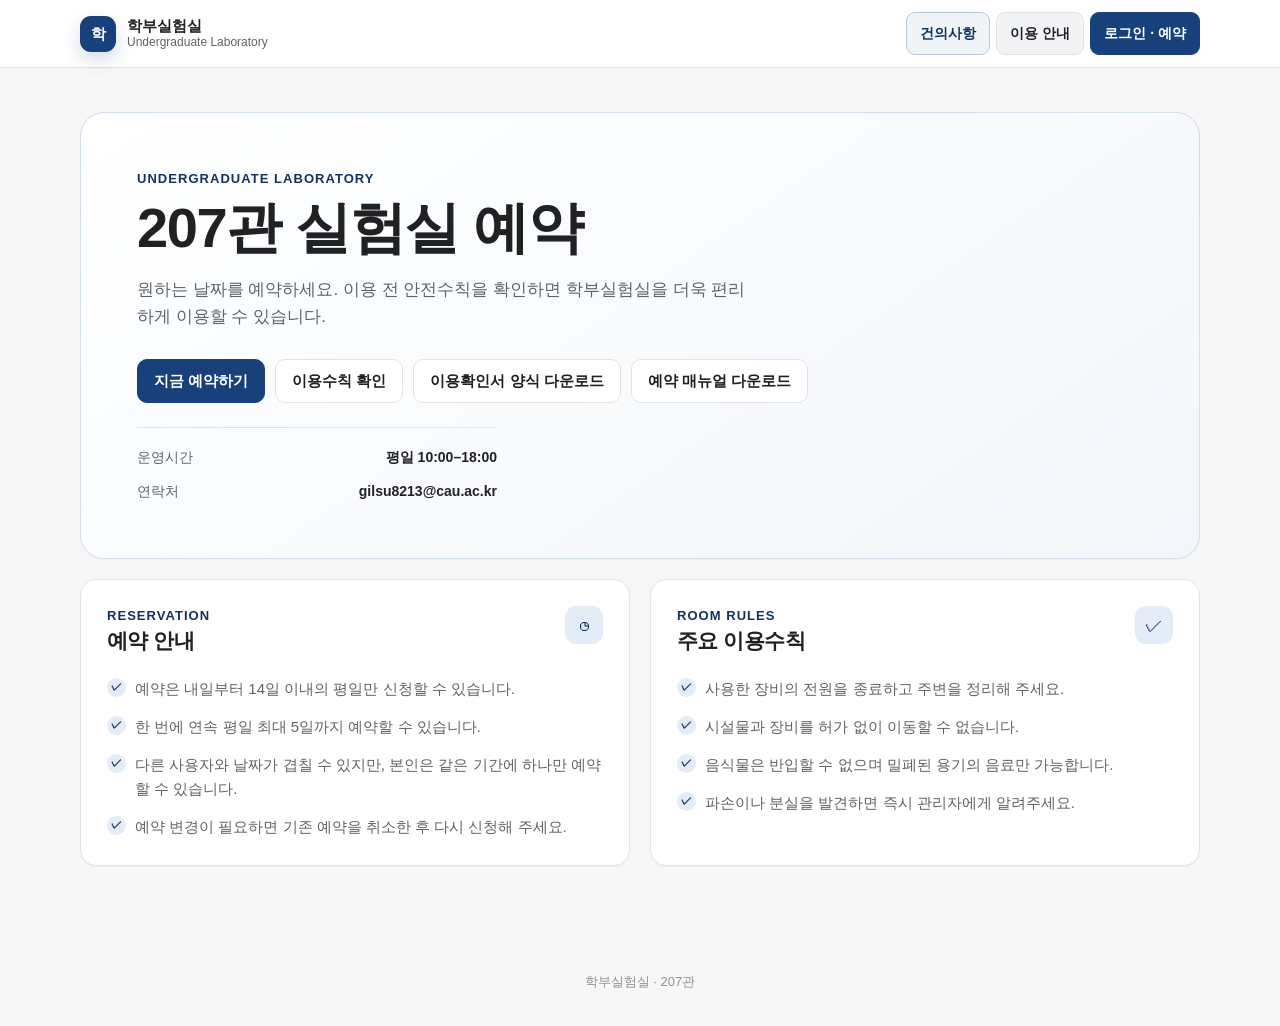
<file: index.html>
<!DOCTYPE html>
<html lang="ko">
<head>
  <meta charset="UTF-8">
  <meta name="viewport" content="width=device-width, initial-scale=1.0">
  <meta
    name="description"
    content="학부실험실 이용 안내와 온라인 예약 서비스"
  >
  <title>학부실험실 예약</title>
  <link rel="stylesheet" href="./styles/style.css?v=20260813-home-info-stacked">
</head>
<body>
  <header class="app-header">
    <a class="brand" href="./index.html" aria-label="학부실험실 홈">
      <span class="brand-mark" aria-hidden="true">학</span>
      <span class="brand-copy">
        <strong>학부실험실</strong>
        <small>Undergraduate Laboratory</small>
      </span>
    </a>

    <nav class="app-nav" aria-label="주요 메뉴">
      <a class="nav-suggestion" href="./suggestions.html">건의사항</a>
      <a href="./index.html" aria-current="page">이용 안내</a>
      <a class="nav-primary" href="./login.html">로그인 · 예약</a>
    </nav>
  </header>

  <main class="container">
    <section class="hero">
      <div class="hero-copy">
        <p class="eyebrow">Undergraduate Laboratory</p>
        <h1>207관 실험실 예약</h1>
        <p>
          원하는 날짜를 예약하세요. 이용 전 안전수칙을 확인하면
          학부실험실을 더욱 편리하게 이용할 수 있습니다.
        </p>

        <div class="hero-actions">
          <a class="button" href="./login.html">지금 예약하기</a>
          <a class="button button-secondary" href="#rules">이용수칙 확인</a>
          <a
            class="button button-secondary"
            href="./forms/학부실험실_이용확인서.hwp"
            download="학부실험실_이용확인서.hwp"
          >이용확인서 양식 다운로드</a>
          <a
            class="button button-secondary"
            href="./forms/학부실험실_예약매뉴얼.pdf"
            download="학부실험실_예약매뉴얼.pdf"
          >예약 매뉴얼 다운로드</a>
        </div>

        <div class="hero-contact" aria-label="운영 정보">
          <div class="hero-contact-item">
            <span>운영시간</span>
            <strong>평일 10:00–18:00</strong>
          </div>
          <div class="hero-contact-item">
            <span>연락처</span>
            <strong>gilsu8213@cau.ac.kr</strong>
          </div>
        </div>
      </div>
    </section>

    <div class="info-grid" id="rules">
      <section class="card">
        <div class="card-header">
          <div>
            <p class="eyebrow">Reservation</p>
            <h2>예약 안내</h2>
          </div>
          <span class="icon-box" aria-hidden="true">◷</span>
        </div>

        <ul class="rule-list">
          <li>예약은 내일부터 14일 이내의 평일만 신청할 수 있습니다.</li>
          <li>한 번에 연속 평일 최대 5일까지 예약할 수 있습니다.</li>
          <li>다른 사용자와 날짜가 겹칠 수 있지만, 본인은 같은 기간에 하나만 예약할 수 있습니다.</li>
          <li>예약 변경이 필요하면 기존 예약을 취소한 후 다시 신청해 주세요.</li>
        </ul>
      </section>

      <section class="card">
        <div class="card-header">
          <div>
            <p class="eyebrow">Room rules</p>
            <h2>주요 이용수칙</h2>
          </div>
          <span class="icon-box" aria-hidden="true">✓</span>
        </div>

        <ul class="rule-list">
          <li>사용한 장비의 전원을 종료하고 주변을 정리해 주세요.</li>
          <li>시설물과 장비를 허가 없이 이동할 수 없습니다.</li>
          <li>음식물은 반입할 수 없으며 밀폐된 용기의 음료만 가능합니다.</li>
          <li>파손이나 분실을 발견하면 즉시 관리자에게 알려주세요.</li>
        </ul>
      </section>
    </div>
  </main>

  <footer class="footer-note">
    학부실험실 · 207관
  </footer>
</body>
</html>
</file>
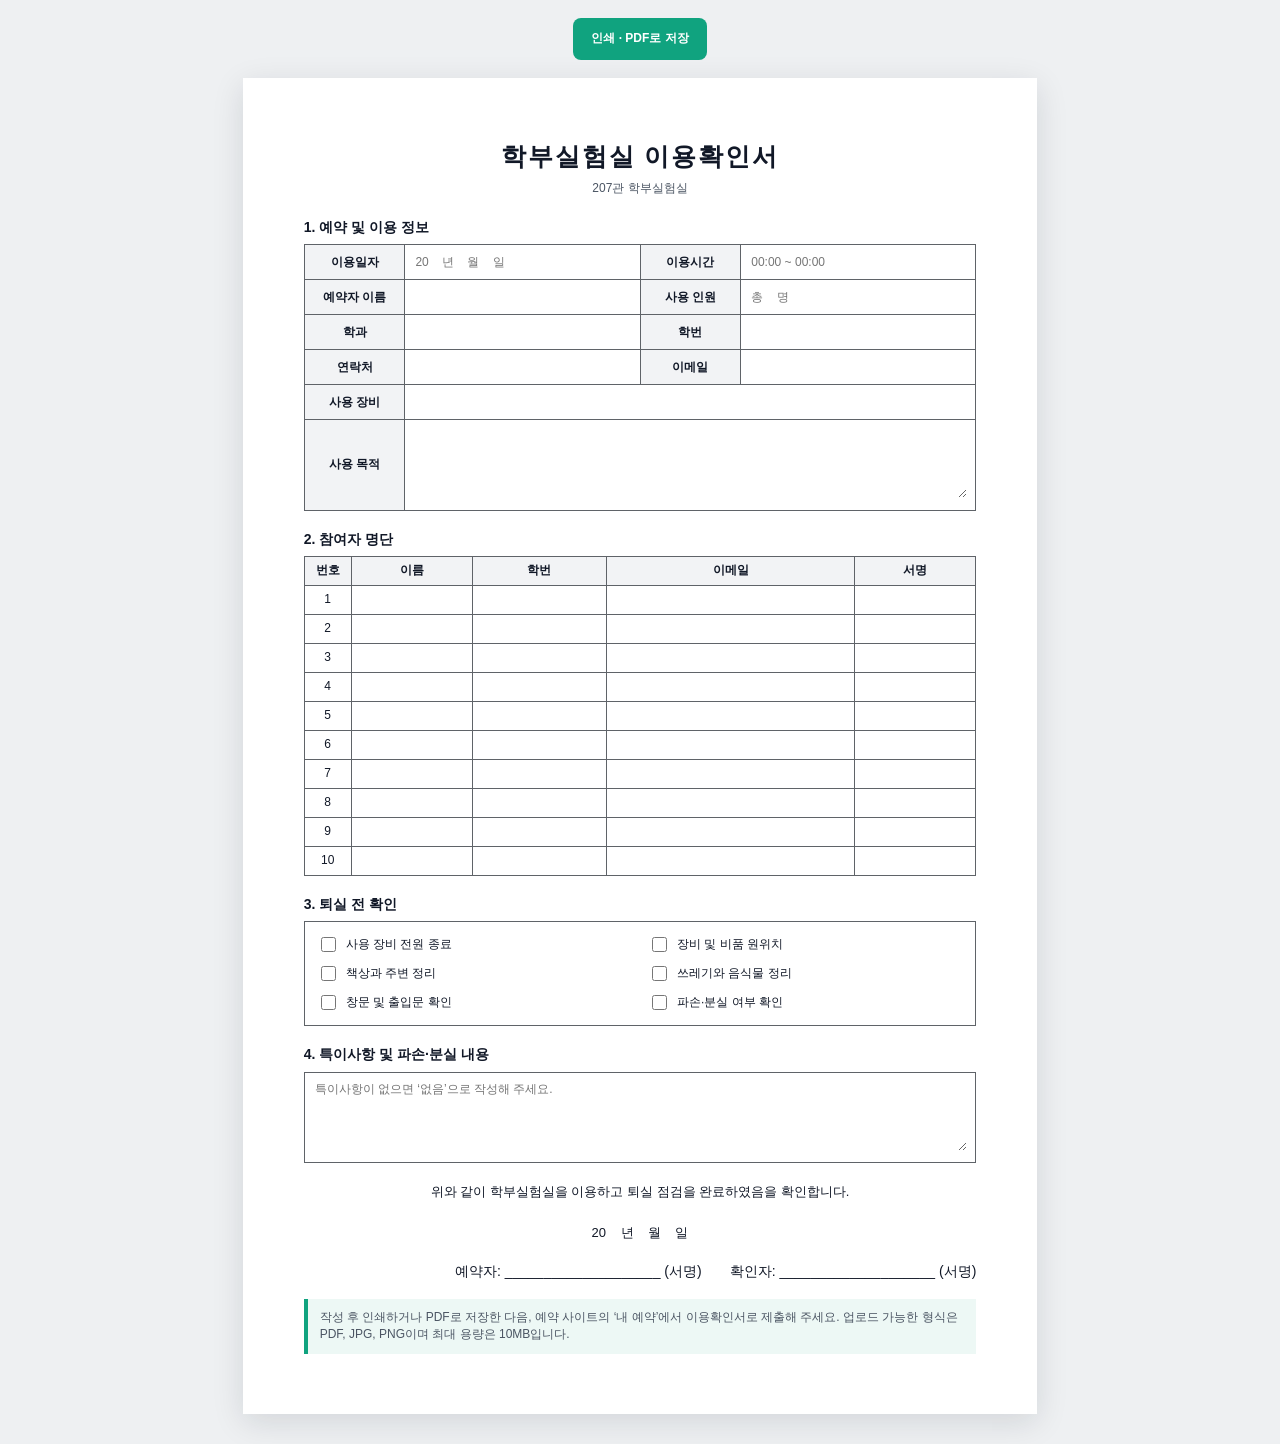
<file: usage-report-form.html>
<!DOCTYPE html>
<html lang="ko">
<head>
  <meta charset="UTF-8">
  <meta name="viewport" content="width=device-width, initial-scale=1.0">
  <title>학부실험실 이용확인서 양식</title>
  <style>
    * {
      box-sizing: border-box;
    }

    body {
      margin: 0;
      color: #111827;
      background: #eef0f2;
      font-family: "Noto Sans KR", "Malgun Gothic", sans-serif;
      font-size: 12px;
      line-height: 1.45;
    }

    .toolbar {
      display: flex;
      justify-content: center;
      gap: 10px;
      padding: 18px;
    }

    button {
      min-height: 42px;
      padding: 9px 18px;
      border: 0;
      border-radius: 8px;
      color: #ffffff;
      background: #10a37f;
      font: inherit;
      font-weight: 700;
      cursor: pointer;
    }

    .sheet {
      width: 210mm;
      min-height: 297mm;
      margin: 0 auto 30px;
      padding: 16mm;
      background: #ffffff;
      box-shadow: 0 8px 30px rgba(16, 24, 40, 0.12);
    }

    h1 {
      margin: 0;
      text-align: center;
      font-size: 25px;
      letter-spacing: 0.08em;
    }

    .subtitle {
      margin: 5px 0 20px;
      color: #4b5563;
      text-align: center;
    }

    h2 {
      margin: 18px 0 7px;
      font-size: 14px;
    }

    table {
      width: 100%;
      border-collapse: collapse;
      table-layout: fixed;
    }

    th,
    td {
      height: 35px;
      padding: 6px 8px;
      border: 1px solid #5f6368;
      vertical-align: middle;
    }

    th {
      width: 15%;
      background: #f2f3f5;
      text-align: center;
      font-weight: 700;
    }

    input,
    textarea {
      width: 100%;
      border: 0;
      outline: 0;
      background: transparent;
      font: inherit;
    }

    textarea {
      min-height: 72px;
      resize: vertical;
    }

    .participant-table th,
    .participant-table td {
      height: 29px;
      padding: 4px 6px;
      text-align: center;
    }

    .participant-table th:first-child {
      width: 7%;
    }

    .participant-table th:nth-child(2) {
      width: 18%;
    }

    .participant-table th:nth-child(3) {
      width: 20%;
    }

    .participant-table th:nth-child(4) {
      width: 37%;
    }

    .participant-table th:nth-child(5) {
      width: 18%;
    }

    .check-list {
      display: grid;
      grid-template-columns: repeat(2, minmax(0, 1fr));
      gap: 8px 16px;
      padding: 12px;
      border: 1px solid #5f6368;
    }

    .check-list label {
      display: flex;
      align-items: center;
      gap: 7px;
    }

    .check-list input {
      width: 15px;
      height: 15px;
    }

    .confirmation {
      margin-top: 20px;
      text-align: center;
      font-size: 13px;
    }

    .confirmation-date {
      margin-top: 22px;
    }

    .signature-row {
      display: flex;
      justify-content: flex-end;
      gap: 28px;
      margin-top: 18px;
      font-size: 14px;
    }

    .note {
      margin: 18px 0 0;
      padding: 10px 12px;
      border-left: 4px solid #10a37f;
      color: #4b5563;
      background: #edf8f5;
    }

    @page {
      size: A4;
      margin: 0;
    }

    @media print {
      body {
        background: #ffffff;
      }

      .toolbar {
        display: none;
      }

      .sheet {
        margin: 0;
        box-shadow: none;
      }
    }

    @media (max-width: 800px) {
      .sheet {
        width: 100%;
        min-height: 0;
        padding: 20px;
      }

      .check-list {
        grid-template-columns: 1fr;
      }
    }
  </style>
</head>
<body>
  <div class="toolbar">
    <button type="button" onclick="window.print()">인쇄 · PDF로 저장</button>
  </div>

  <main class="sheet">
    <h1>학부실험실 이용확인서</h1>
    <p class="subtitle">207관 학부실험실</p>

    <h2>1. 예약 및 이용 정보</h2>
    <table>
      <tbody>
        <tr>
          <th>이용일자</th>
          <td><input aria-label="이용일자" placeholder="20    년    월    일"></td>
          <th>이용시간</th>
          <td><input aria-label="이용시간" placeholder="00:00 ~ 00:00"></td>
        </tr>
        <tr>
          <th>예약자 이름</th>
          <td><input aria-label="예약자 이름"></td>
          <th>사용 인원</th>
          <td><input aria-label="사용 인원" placeholder="총    명"></td>
        </tr>
        <tr>
          <th>학과</th>
          <td><input aria-label="학과"></td>
          <th>학번</th>
          <td><input aria-label="학번"></td>
        </tr>
        <tr>
          <th>연락처</th>
          <td><input aria-label="연락처"></td>
          <th>이메일</th>
          <td><input type="email" aria-label="이메일"></td>
        </tr>
        <tr>
          <th>사용 장비</th>
          <td colspan="3"><input aria-label="사용 장비"></td>
        </tr>
        <tr>
          <th>사용 목적</th>
          <td colspan="3"><textarea aria-label="사용 목적"></textarea></td>
        </tr>
      </tbody>
    </table>

    <h2>2. 참여자 명단</h2>
    <table class="participant-table">
      <thead>
        <tr>
          <th>번호</th>
          <th>이름</th>
          <th>학번</th>
          <th>이메일</th>
          <th>서명</th>
        </tr>
      </thead>
      <tbody>
        <tr><td>1</td><td><input aria-label="참여자 1 이름"></td><td><input aria-label="참여자 1 학번"></td><td><input aria-label="참여자 1 이메일"></td><td></td></tr>
        <tr><td>2</td><td><input aria-label="참여자 2 이름"></td><td><input aria-label="참여자 2 학번"></td><td><input aria-label="참여자 2 이메일"></td><td></td></tr>
        <tr><td>3</td><td><input aria-label="참여자 3 이름"></td><td><input aria-label="참여자 3 학번"></td><td><input aria-label="참여자 3 이메일"></td><td></td></tr>
        <tr><td>4</td><td><input aria-label="참여자 4 이름"></td><td><input aria-label="참여자 4 학번"></td><td><input aria-label="참여자 4 이메일"></td><td></td></tr>
        <tr><td>5</td><td><input aria-label="참여자 5 이름"></td><td><input aria-label="참여자 5 학번"></td><td><input aria-label="참여자 5 이메일"></td><td></td></tr>
        <tr><td>6</td><td><input aria-label="참여자 6 이름"></td><td><input aria-label="참여자 6 학번"></td><td><input aria-label="참여자 6 이메일"></td><td></td></tr>
        <tr><td>7</td><td><input aria-label="참여자 7 이름"></td><td><input aria-label="참여자 7 학번"></td><td><input aria-label="참여자 7 이메일"></td><td></td></tr>
        <tr><td>8</td><td><input aria-label="참여자 8 이름"></td><td><input aria-label="참여자 8 학번"></td><td><input aria-label="참여자 8 이메일"></td><td></td></tr>
        <tr><td>9</td><td><input aria-label="참여자 9 이름"></td><td><input aria-label="참여자 9 학번"></td><td><input aria-label="참여자 9 이메일"></td><td></td></tr>
        <tr><td>10</td><td><input aria-label="참여자 10 이름"></td><td><input aria-label="참여자 10 학번"></td><td><input aria-label="참여자 10 이메일"></td><td></td></tr>
      </tbody>
    </table>

    <h2>3. 퇴실 전 확인</h2>
    <div class="check-list">
      <label><input type="checkbox"> 사용 장비 전원 종료</label>
      <label><input type="checkbox"> 장비 및 비품 원위치</label>
      <label><input type="checkbox"> 책상과 주변 정리</label>
      <label><input type="checkbox"> 쓰레기와 음식물 정리</label>
      <label><input type="checkbox"> 창문 및 출입문 확인</label>
      <label><input type="checkbox"> 파손·분실 여부 확인</label>
    </div>

    <h2>4. 특이사항 및 파손·분실 내용</h2>
    <table>
      <tbody>
        <tr>
          <td><textarea aria-label="특이사항" placeholder="특이사항이 없으면 ‘없음’으로 작성해 주세요."></textarea></td>
        </tr>
      </tbody>
    </table>

    <div class="confirmation">
      위와 같이 학부실험실을 이용하고 퇴실 점검을 완료하였음을 확인합니다.
      <div class="confirmation-date">20&nbsp;&nbsp;&nbsp;&nbsp;년&nbsp;&nbsp;&nbsp;&nbsp;월&nbsp;&nbsp;&nbsp;&nbsp;일</div>
      <div class="signature-row">
        <span>예약자: ____________________ (서명)</span>
        <span>확인자: ____________________ (서명)</span>
      </div>
    </div>

    <p class="note">
      작성 후 인쇄하거나 PDF로 저장한 다음, 예약 사이트의 ‘내 예약’에서 이용확인서로 제출해 주세요.
      업로드 가능한 형식은 PDF, JPG, PNG이며 최대 용량은 10MB입니다.
    </p>
  </main>
</body>
</html>
</file>
<file: styles/style.css>
:root {
  color-scheme: light;
  --bg: #f7f7f8;
  --surface: #ffffff;
  --surface-soft: #f2f3f5;
  --surface-accent: #f0f4f9;
  --text: #202123;
  --text-soft: #5f6368;
  --text-faint: #8e9196;
  --border: #e2e3e5;
  --border-strong: #c9cbd0;
  --brand: #18407a;
  --brand-dark: #12325f;
  --brand-soft: #e3ecf7;
  --danger: #d92d20;
  --danger-dark: #b42318;
  --warning: #b54708;
  --warning-soft: #fff4e5;
  --success: #18407a;
  --success-soft: #e8eff7;
  --info: #175cd3;
  --info-soft: #eef4ff;
  --shadow-sm: 0 1px 2px rgba(16, 24, 40, 0.04);
  --shadow-md: 0 12px 32px rgba(16, 24, 40, 0.08);
  --radius-sm: 10px;
  --radius-md: 16px;
  --radius-lg: 24px;
}

* {
  box-sizing: border-box;
}

html {
  min-width: 320px;
  scroll-behavior: smooth;
}

body {
  min-height: 100vh;
  margin: 0;
  color: var(--text);
  background: var(--bg);
  font-family: Inter, Pretendard, -apple-system, BlinkMacSystemFont, "Segoe UI",
    Roboto, "Noto Sans KR", "Apple SD Gothic Neo", Arial, sans-serif;
  font-size: 15px;
  line-height: 1.6;
  -webkit-font-smoothing: antialiased;
}

a {
  color: inherit;
  text-decoration: none;
}

button,
input,
select,
textarea {
  font: inherit;
}

button,
.button {
  display: inline-flex;
  min-height: 44px;
  align-items: center;
  justify-content: center;
  gap: 8px;
  padding: 10px 16px;
  border: 1px solid var(--brand);
  border-radius: var(--radius-sm);
  color: #ffffff;
  background: var(--brand);
  font-weight: 700;
  line-height: 1.2;
  cursor: pointer;
  transition: background 160ms ease, border-color 160ms ease,
    box-shadow 160ms ease, transform 160ms ease;
}

button:hover,
.button:hover {
  border-color: var(--brand-dark);
  background: var(--brand-dark);
}

button:active,
.button:active {
  transform: translateY(1px);
}

button:focus-visible,
.button:focus-visible,
input:focus-visible,
select:focus-visible,
textarea:focus-visible,
a:focus-visible {
  outline: 3px solid rgba(24, 64, 122, 0.22);
  outline-offset: 2px;
}

button:disabled {
  opacity: 0.55;
  cursor: wait;
}

.button-secondary,
button.button-secondary,
.header-button {
  border-color: var(--border);
  color: var(--text);
  background: var(--surface);
}

.button-secondary:hover,
button.button-secondary:hover,
.header-button:hover {
  border-color: var(--border-strong);
  color: var(--text);
  background: var(--surface-soft);
}

.danger-button,
button.danger-button,
.cancel-button {
  border-color: #f0b4ae;
  color: var(--danger-dark);
  background: #fff5f4;
}

.danger-button:hover,
button.danger-button:hover,
.cancel-button:hover {
  border-color: var(--danger);
  color: #ffffff;
  background: var(--danger);
}

h1,
h2,
h3,
h4,
p {
  margin-top: 0;
}

h1,
h2,
h3,
h4 {
  letter-spacing: -0.025em;
  line-height: 1.3;
}

h1 {
  margin-bottom: 10px;
  font-size: clamp(28px, 4vw, 42px);
}

h2 {
  margin-bottom: 8px;
  font-size: 21px;
}

h3 {
  margin-bottom: 8px;
  font-size: 17px;
}

h4 {
  margin-bottom: 10px;
  font-size: 15px;
}

.muted {
  color: var(--text-soft);
}

.eyebrow {
  margin-bottom: 8px;
  color: var(--brand-dark);
  font-size: 13px;
  font-weight: 800;
  letter-spacing: 0.08em;
  text-transform: uppercase;
}

.container {
  width: min(1120px, calc(100% - 40px));
  margin: 0 auto;
  padding: 44px 0 72px;
}

.app-header {
  position: sticky;
  z-index: 30;
  top: 0;
  display: flex;
  min-height: 68px;
  align-items: center;
  justify-content: space-between;
  gap: 24px;
  padding: 12px max(24px, calc((100% - 1120px) / 2));
  border-bottom: 1px solid rgba(226, 227, 229, 0.9);
  background: rgba(255, 255, 255, 0.92);
  backdrop-filter: blur(14px);
}

.brand {
  display: inline-flex;
  min-width: 0;
  align-items: center;
  gap: 11px;
}

.brand-mark {
  display: inline-flex;
  width: 36px;
  height: 36px;
  flex: 0 0 36px;
  align-items: center;
  justify-content: center;
  border-radius: 11px;
  color: #ffffff;
  background: var(--brand);
  font-size: 15px;
  font-weight: 900;
  box-shadow: 0 8px 18px rgba(24, 64, 122, 0.18);
}

.brand-copy {
  display: grid;
  line-height: 1.25;
}

.brand-copy strong {
  overflow: hidden;
  font-size: 15px;
  text-overflow: ellipsis;
  white-space: nowrap;
}

.brand-copy small {
  color: var(--text-soft);
  font-size: 12px;
}

.app-nav {
  display: flex;
  align-items: center;
  gap: 6px;
}

.app-nav a,
.app-nav button {
  min-height: 40px;
  padding: 9px 13px;
  border: 1px solid transparent;
  border-radius: 9px;
  color: var(--text-soft);
  background: transparent;
  font-size: 14px;
  font-weight: 700;
}

.app-nav a:hover,
.app-nav button:hover,
.app-nav a[aria-current="page"] {
  border-color: var(--border);
  color: var(--text);
  background: var(--surface-soft);
}

.app-nav .nav-suggestion {
  border-color: #b8c8dc;
  color: var(--brand-dark);
  background: var(--surface-accent);
}

.app-nav .nav-suggestion:hover {
  border-color: var(--brand);
  color: #ffffff;
  background: var(--brand);
}

.app-nav .nav-primary {
  border-color: var(--brand);
  color: #ffffff;
  background: var(--brand);
}

.app-nav .nav-primary:hover {
  border-color: var(--brand-dark);
  color: #ffffff;
  background: var(--brand-dark);
}

.page-heading {
  display: flex;
  align-items: end;
  justify-content: space-between;
  gap: 24px;
  margin-bottom: 28px;
}

.page-heading h1 {
  margin-bottom: 7px;
}

.page-heading p {
  max-width: 680px;
  margin-bottom: 0;
  color: var(--text-soft);
}

.card {
  padding: 26px;
  border: 1px solid var(--border);
  border-radius: var(--radius-md);
  background: var(--surface);
  box-shadow: var(--shadow-sm);
}

.card + .card {
  margin-top: 20px;
}

.card-header {
  display: flex;
  align-items: start;
  justify-content: space-between;
  gap: 16px;
  margin-bottom: 22px;
}

.card-header h2,
.card-header p {
  margin-bottom: 0;
}

.icon-box {
  display: inline-flex;
  width: 38px;
  height: 38px;
  flex: 0 0 38px;
  align-items: center;
  justify-content: center;
  border-radius: 11px;
  color: var(--brand-dark);
  background: var(--brand-soft);
  font-size: 18px;
}

form {
  display: grid;
  gap: 18px;
}

.form-grid {
  display: grid;
  grid-template-columns: repeat(2, minmax(0, 1fr));
  gap: 18px;
}

.field,
label {
  display: grid;
  gap: 7px;
  color: #34363a;
  font-size: 14px;
  font-weight: 700;
}

.field-full {
  grid-column: 1 / -1;
}

input,
select,
textarea {
  width: 100%;
  min-height: 46px;
  padding: 11px 13px;
  border: 1px solid var(--border-strong);
  border-radius: var(--radius-sm);
  color: var(--text);
  background: var(--surface);
  font-size: 15px;
  font-weight: 400;
  outline: none;
  transition: border-color 160ms ease, box-shadow 160ms ease;
}

input::placeholder,
textarea::placeholder {
  color: #a0a3a8;
}

input:hover,
select:hover,
textarea:hover {
  border-color: #aeb1b7;
}

input:focus,
select:focus,
textarea:focus {
  border-color: var(--brand);
  box-shadow: 0 0 0 3px rgba(24, 64, 122, 0.12);
}

input[aria-invalid="true"],
textarea[aria-invalid="true"] {
  border-color: #dc2626;
  box-shadow: 0 0 0 3px rgba(220, 38, 38, 0.1);
}

.professor-name-input {
  display: flex;
  overflow: hidden;
  width: min(100%, 225px);
  min-width: 0;
  border: 1px solid var(--border-strong);
  border-radius: var(--radius-sm);
  background: var(--surface);
  transition: border-color 160ms ease, box-shadow 160ms ease;
}

.professor-name-input:hover {
  border-color: #aeb1b7;
}

.professor-name-input:focus-within {
  border-color: var(--brand);
  box-shadow: 0 0 0 3px rgba(24, 64, 122, 0.12);
}

.professor-name-input input {
  flex: 1 1 88px;
  width: 88px;
  min-width: 0;
  border: 0;
  border-radius: 0;
  box-shadow: none;
}

.professor-name-input input:hover,
.professor-name-input input:focus {
  border-color: transparent;
  box-shadow: none;
}

.professor-name-suffix {
  display: inline-flex;
  flex: 0 0 auto;
  align-items: center;
  padding: 0 14px;
  border-left: 1px solid var(--border);
  color: var(--text-soft);
  background: var(--surface-soft);
  font-size: 14px;
  font-weight: 700;
  user-select: none;
}

.professor-name-input:has(input[aria-invalid="true"]) {
  border-color: #dc2626;
  box-shadow: 0 0 0 3px rgba(220, 38, 38, 0.1);
}

button[aria-invalid="true"],
.checkbox-label input[aria-invalid="true"] {
  outline: 2px solid #dc2626;
  outline-offset: 2px;
}

textarea {
  min-height: 110px;
  resize: vertical;
}

input[type="file"] {
  min-height: auto;
  padding: 8px;
  background: var(--surface-soft);
}

input[type="file"]::file-selector-button {
  margin-right: 10px;
  padding: 7px 11px;
  border: 1px solid var(--border);
  border-radius: 8px;
  color: var(--text);
  background: var(--surface);
  font-weight: 700;
  cursor: pointer;
}

.checkbox-label {
  display: flex;
  align-items: flex-start;
  gap: 10px;
  padding: 13px 14px;
  border: 1px solid var(--border);
  border-radius: var(--radius-sm);
  color: var(--text-soft);
  background: var(--surface-soft);
  font-weight: 500;
}

.checkbox-label input {
  width: 18px;
  min-height: 18px;
  margin-top: 2px;
  accent-color: var(--brand);
}

.reservation-rules-notice {
  padding: 18px 20px;
  border: 1px solid #f1d3a8;
  border-radius: var(--radius-sm);
  background: #fffaf2;
}

.reservation-rules-heading {
  display: flex;
  align-items: flex-start;
  gap: 12px;
}

.reservation-rules-icon {
  display: inline-flex;
  width: 24px;
  height: 24px;
  flex: 0 0 24px;
  align-items: center;
  justify-content: center;
  border-radius: 50%;
  color: #ffffff;
  background: var(--warning);
  font-size: 14px;
  font-weight: 900;
  line-height: 1;
}

.reservation-rules-heading h3 {
  margin: 0;
  font-size: 16px;
}

.reservation-rules-heading p {
  margin: 2px 0 0;
  color: var(--text-soft);
  font-size: 13px;
}

.reservation-rules-list {
  display: grid;
  gap: 7px;
  margin: 14px 0 0;
  padding-left: 22px;
  color: var(--text-soft);
  font-size: 14px;
}

.reservation-rules-list li::marker {
  color: var(--warning);
}

.form-actions {
  display: flex;
  align-items: center;
  justify-content: flex-end;
  gap: 10px;
}

.form-actions button {
  min-width: 132px;
}

.headcount-fieldset {
  min-width: 0;
  margin: 0;
  padding: 0;
  border: 0;
}

.headcount-fieldset legend {
  padding: 0;
  color: #34363a;
  font-size: 14px;
  font-weight: 700;
}

.field-help {
  margin: 2px 0 0;
  color: var(--text-soft);
  font-size: 13px;
  font-weight: 400;
}

.reservation-calendar {
  position: relative;
}

.calendar-range-inputs {
  display: grid;
  grid-template-columns: minmax(0, 1fr) 24px minmax(0, 1fr);
  align-items: center;
  gap: 8px;
}

.calendar-range-separator {
  color: var(--text);
  text-align: center;
  font-size: 17px;
  font-weight: 700;
}

.reservation-date-heading {
  display: flex;
  align-items: center;
  justify-content: flex-start;
  gap: 8px 16px;
  flex-wrap: wrap;
}

.calendar-status-legend {
  display: flex;
  align-items: center;
  gap: 12px;
  color: var(--text-soft);
  font-size: 11px;
  font-weight: 500;
}

.calendar-status-legend span {
  display: inline-flex;
  align-items: center;
  gap: 5px;
  white-space: nowrap;
}

.calendar-status-legend i {
  display: inline-block;
  width: 11px;
  height: 11px;
  border: 1px solid var(--border-strong);
  border-radius: 3px;
  background: #ffffff;
}

.calendar-status-legend i.selected {
  border-color: var(--brand);
  background: var(--brand);
}

.calendar-status-legend i.unavailable {
  border-color: #d7d9dc;
  background: #e8e9eb;
}

.calendar-input {
  display: flex;
  width: 100%;
  min-height: 46px;
  align-items: center;
  justify-content: space-between;
  padding: 11px 13px;
  border: 1px solid var(--border-strong);
  border-radius: var(--radius-sm);
  color: var(--text-faint) !important;
  background: #ffffff !important;
  box-shadow: none;
  font-size: 15px;
  font-weight: 400;
  text-align: left;
}

.calendar-input span {
  min-width: 0;
  overflow: hidden;
  text-overflow: ellipsis;
  white-space: nowrap;
}

.calendar-input:hover,
.calendar-input[aria-expanded="true"] {
  border-color: var(--brand);
  color: var(--text) !important;
  background: #ffffff !important;
}

.calendar-input[aria-expanded="true"] {
  box-shadow: 0 0 0 3px rgba(24, 64, 122, 0.12);
}

.calendar-input.has-value,
.calendar-input.complete {
  color: var(--text) !important;
}

.room-fieldset {
  min-width: 0;
  margin: 0;
  padding: 0;
  border: 0;
}

.room-fieldset legend {
  padding: 0;
  color: #34363a;
  font-size: 14px;
  font-weight: 700;
}

.room-picker {
  display: grid;
  gap: 8px;
  margin-top: 8px;
}

.room-picker-row {
  display: grid;
  grid-template-columns: repeat(5, minmax(72px, 1fr));
  gap: 8px;
}

.room-picker button {
  min-width: 0;
  min-height: 44px;
  padding: 9px 8px;
  border-color: var(--border-strong);
  color: var(--text-soft);
  background: var(--surface);
  font-size: 14px;
}

.room-picker button:hover {
  border-color: var(--brand);
  color: var(--brand-dark);
  background: var(--surface-accent);
}

.room-picker button.selected {
  border-color: var(--brand);
  color: #ffffff;
  background: var(--brand);
  box-shadow: 0 5px 14px rgba(24, 64, 122, 0.2);
}

.calendar-icon {
  display: block;
  width: 17px;
  height: 17px;
  flex: 0 0 17px;
  color: var(--text);
  fill: none;
  stroke: currentColor;
  stroke-linecap: round;
  stroke-linejoin: round;
  stroke-width: 1.8;
}

.calendar-popover {
  position: absolute;
  z-index: 40;
  top: calc(100% + 6px);
  left: 0;
  width: min(320px, calc(100vw - 56px));
  padding: 14px;
  border: 1px solid var(--border-strong);
  border-radius: 12px;
  background: #ffffff;
  box-shadow: var(--shadow-md);
}

.calendar-popover.align-end {
  right: 0;
  left: auto;
}

.calendar-popover[hidden] {
  display: none;
}

.calendar-header {
  display: grid;
  grid-template-columns: 34px minmax(0, 1fr) 34px;
  align-items: center;
  gap: 8px;
  margin-bottom: 10px;
}

.calendar-header strong {
  color: var(--text);
  text-align: center;
  font-size: 14px;
}

.calendar-header button {
  min-width: 34px;
  min-height: 34px;
  padding: 0;
  border-color: transparent;
  color: var(--text) !important;
  background: #ffffff !important;
  box-shadow: none;
  font-size: 22px;
}

.calendar-header button:not(:disabled):hover {
  border-color: var(--border);
  background: var(--surface-soft) !important;
}

.calendar-header button:disabled {
  color: #c3c5c9 !important;
  background: #ffffff !important;
  cursor: not-allowed;
  opacity: 1;
}

.calendar-weekdays,
.calendar-days {
  display: grid;
  grid-template-columns: repeat(7, minmax(0, 1fr));
  gap: 4px;
}

.calendar-weekdays {
  margin-bottom: 5px;
}

.calendar-weekdays span {
  color: var(--text-soft);
  text-align: center;
  font-size: 12px;
  font-weight: 700;
}

.calendar-weekdays span:first-child,
.calendar-weekdays span:last-child {
  color: #9a9da2;
}

.calendar-day,
.calendar-day-empty {
  min-width: 0;
  min-height: 34px;
}

.calendar-day {
  padding: 0;
  border-color: transparent;
  border-radius: 8px;
  color: var(--text) !important;
  background: #ffffff !important;
  box-shadow: none;
  font-size: 13px;
  font-weight: 600;
}

.calendar-day:not(:disabled):hover {
  border-color: var(--brand);
  color: var(--brand-dark) !important;
  background: var(--surface-accent) !important;
}

.calendar-day.selected,
.calendar-day.in-range {
  border-color: var(--brand);
  color: #ffffff !important;
  background: var(--brand) !important;
}

.calendar-day.range-start,
.calendar-day.range-end {
  border-color: var(--brand-dark);
  box-shadow: inset 0 0 0 1px rgba(255, 255, 255, 0.72);
}

.calendar-day:disabled,
.calendar-day.weekend,
.calendar-day.outside-range {
  border-color: transparent;
  color: #a9acb1 !important;
  background: #eceef0 !important;
  cursor: not-allowed;
  opacity: 1;
  transform: none;
}

.headcount-picker {
  display: grid;
  grid-template-columns: repeat(10, minmax(48px, 1fr));
  gap: 8px;
  margin-top: 8px;
}

.headcount-picker button {
  min-width: 0;
  min-height: 44px;
  padding: 9px 6px;
  border-color: var(--border-strong);
  color: var(--text-soft);
  background: var(--surface);
  font-size: 14px;
}

.headcount-picker button:hover {
  border-color: var(--brand);
  color: var(--brand-dark);
  background: var(--surface-accent);
}

.headcount-picker button.selected {
  border-color: var(--brand);
  color: #ffffff;
  background: var(--brand);
  box-shadow: 0 5px 14px rgba(24, 64, 122, 0.2);
}

.participants-section {
  padding: 20px;
  border: 1px solid #d3deeb;
  border-radius: 14px;
  background: #f7f9fc;
}

.participants-section[hidden] {
  display: none;
}

.participants-heading {
  display: flex;
  align-items: flex-start;
  justify-content: space-between;
  gap: 16px;
}

.participants-heading h3,
.participants-heading p {
  margin-bottom: 0;
}

.participant-fields {
  display: grid;
  gap: 12px;
  margin-top: 16px;
}

.participant-card {
  display: grid;
  grid-template-columns: 46px minmax(0, 1fr);
  align-items: center;
  gap: 14px;
  padding: 15px;
  border: 1px solid var(--border);
  border-radius: 12px;
  background: var(--surface);
}

.participant-number {
  display: inline-flex;
  width: 40px;
  height: 40px;
  align-items: center;
  justify-content: center;
  border-radius: 50%;
  color: var(--brand-dark);
  background: var(--brand-soft);
  font-size: 13px;
  font-weight: 900;
}

.participant-primary-info {
  display: grid;
  grid-template-columns: repeat(3, minmax(0, 1fr));
  gap: 8px 18px;
}

.participant-primary-info span {
  display: block;
  color: var(--text-faint);
  font-size: 12px;
}

.participant-primary-info strong {
  display: block;
  color: var(--text);
  font-size: 14px;
}

.participant-inputs {
  display: grid;
  grid-template-columns: repeat(3, minmax(0, 1fr));
  gap: 12px;
}

.participant-inputs label {
  font-size: 13px;
}

.participant-inputs input {
  min-height: 42px;
  font-size: 14px;
}

.time-slot-fieldset {
  min-width: 0;
  margin: 0;
  padding: 0;
  border: 0;
}

.time-slot-fieldset legend {
  padding: 0;
  color: #34363a;
  font-size: 14px;
  font-weight: 700;
}

.time-slot-legend {
  display: flex;
  flex-wrap: wrap;
  gap: 14px;
  margin: 12px 0;
  color: var(--text-soft);
  font-size: 12px;
  font-weight: 500;
}

.time-slot-legend span {
  display: inline-flex;
  align-items: center;
  gap: 6px;
}

.time-slot-legend i {
  display: inline-block;
  width: 11px;
  height: 11px;
  border: 1px solid var(--border-strong);
  border-radius: 3px;
  background: var(--surface);
}

.time-slot-legend i.selected {
  border-color: var(--brand);
  background: var(--brand);
}

.time-slot-legend i.unavailable {
  border-color: #d0d2d6;
  background: #dfe1e4;
}

.reservation-date-fieldset {
  min-width: 0;
  margin: 0;
  padding: 0;
  border: 0;
}

.reservation-date-fieldset legend {
  padding: 0;
  color: #34363a;
  font-size: 14px;
  font-weight: 700;
}

.reservation-date-picker {
  display: grid;
  grid-template-columns: repeat(7, minmax(72px, 1fr));
  gap: 8px;
  margin-top: 8px;
}

.time-choice-columns {
  display: grid;
  grid-template-columns: repeat(2, minmax(0, 1fr));
  gap: 20px;
}

.time-choice-group {
  min-width: 0;
}

.time-choice-group h3 {
  margin: 0;
  color: var(--text);
  font-size: 14px;
  font-weight: 800;
}

.time-choice-picker {
  display: grid;
  grid-template-columns: repeat(4, minmax(48px, 1fr));
  gap: 8px;
  margin-top: 8px;
}

.reservation-date-picker button,
.time-choice-picker button {
  min-width: 0;
  min-height: 44px;
  padding: 9px 6px;
  border-color: var(--border-strong);
  color: var(--text-soft) !important;
  background: #ffffff !important;
  font-size: 14px;
}

.reservation-date-picker button span,
.time-choice-picker button span {
  font-size: 14px;
  font-weight: 700;
  white-space: nowrap;
}

.reservation-date-picker button small {
  display: block;
  margin-top: 2px;
  color: var(--text-faint);
  font-size: 11px;
  font-weight: 500;
}

.reservation-date-picker button:not(:disabled):hover,
.time-choice-picker button:not(:disabled):hover {
  border-color: var(--brand);
  color: var(--brand-dark) !important;
  background: var(--surface-accent) !important;
}

.reservation-date-picker button.selected,
.time-choice-picker button.selected {
  border-color: var(--brand);
  color: #ffffff !important;
  background: var(--brand) !important;
  box-shadow: 0 5px 14px rgba(24, 64, 122, 0.2);
}

.reservation-date-picker button.selected small {
  color: rgba(255, 255, 255, 0.82);
}

.reservation-date-picker button:disabled,
.time-choice-picker button:disabled {
  border-color: #d7d9dc;
  color: #8b8e93 !important;
  background: #e8e9eb !important;
  box-shadow: none;
  cursor: not-allowed;
  opacity: 1;
  transform: none;
}

.reservation-date-picker button:disabled small {
  color: #92959a;
}

.final-time-summary {
  display: flex;
  align-items: center;
  justify-content: space-between;
  gap: 16px;
  margin-top: 16px;
  padding: 13px 15px;
  border: 1px solid var(--border);
  border-radius: 10px;
  color: var(--text-soft);
  background: var(--surface-soft);
  font-size: 14px;
}

.final-time-summary strong {
  color: var(--text);
  text-align: right;
}

.final-time-summary.complete {
  border-color: #bccbdd;
  background: var(--brand-soft);
}

.final-time-summary.complete strong {
  color: var(--brand-dark);
}

.time-slot-message {
  min-height: 22px;
  margin: 10px 0 0;
  color: var(--text-soft);
  font-size: 13px;
  font-weight: 500;
}

.time-slot-message.success {
  color: var(--success);
}

.time-slot-message.error {
  color: var(--danger-dark);
}

.form-message,
[id$="-message"] {
  min-height: 24px;
  margin: 14px 0 0;
  color: var(--text-soft);
  font-size: 14px;
}

.form-message.success,
[id$="-message"].success {
  color: var(--success);
}

.form-message.error,
[id$="-message"].error,
.error-message {
  color: var(--danger-dark);
}

.message {
  padding: 13px 15px;
  margin-bottom: 20px;
  border: 1px solid #c7d7fe;
  border-radius: var(--radius-sm);
  color: var(--info);
  background: var(--info-soft);
}

.message:empty {
  display: none;
}

.message.error-message {
  border-color: #fecdca;
  background: #fff4f3;
}

/* Login */
.auth-page {
  display: grid;
  min-height: 100vh;
  place-items: center;
  padding: 28px;
  background:
    radial-gradient(circle at 15% 15%, rgba(24, 64, 122, 0.11), transparent 28%),
    radial-gradient(circle at 85% 85%, rgba(24, 64, 122, 0.08), transparent 30%),
    var(--bg);
}

.auth-shell {
  display: grid;
  width: min(960px, 100%);
  min-height: 660px;
  grid-template-columns: minmax(0, 0.92fr) minmax(420px, 1.08fr);
  overflow: hidden;
  border: 1px solid var(--border);
  border-radius: var(--radius-lg);
  background: var(--surface);
  box-shadow: var(--shadow-md);
}

.auth-intro {
  display: flex;
  flex-direction: column;
  justify-content: space-between;
  padding: 44px;
  color: #ffffff;
  background: linear-gradient(145deg, #12325f, #18407a 62%, #3d6fa8);
}

.auth-intro .brand-mark {
  color: var(--brand-dark);
  background: #ffffff;
}

.auth-intro .brand-copy small {
  color: rgba(255, 255, 255, 0.76);
}

.auth-intro-copy h1 {
  max-width: 420px;
  margin-bottom: 16px;
  font-size: clamp(30px, 4vw, 44px);
}

.auth-intro-copy p {
  max-width: 410px;
  margin-bottom: 0;
  color: rgba(255, 255, 255, 0.82);
  font-size: 16px;
}

.auth-note {
  margin-bottom: 0;
  color: rgba(255, 255, 255, 0.76);
  font-size: 13px;
}

.auth-card {
  display: flex;
  min-width: 0;
  flex-direction: column;
  justify-content: center;
  padding: 44px;
}

.auth-tabs {
  display: grid;
  grid-template-columns: repeat(2, 1fr);
  gap: 4px;
  margin-bottom: 28px;
  padding: 4px;
  border-radius: 12px;
  background: var(--surface-soft);
}

.auth-tab {
  min-height: 40px;
  border-color: transparent;
  color: var(--text-soft);
  background: transparent;
}

.auth-tab:hover {
  border-color: transparent;
  color: var(--text);
  background: rgba(255, 255, 255, 0.7);
}

.auth-tab.active {
  border-color: var(--border);
  color: var(--text);
  background: var(--surface);
  box-shadow: var(--shadow-sm);
}

.auth-panel[hidden] {
  display: none;
}

.auth-panel h2 {
  margin-bottom: 5px;
  font-size: 25px;
}

.auth-panel > p {
  margin-bottom: 24px;
  color: var(--text-soft);
}

.auth-panel form button[type="submit"] {
  width: 100%;
  margin-top: 4px;
}

/* Home */
.hero {
  display: grid;
  min-height: 440px;
  grid-template-columns: 1fr;
  align-items: center;
  padding: 56px;
  overflow: hidden;
  border: 1px solid #d3deeb;
  border-radius: var(--radius-lg);
  background: linear-gradient(145deg, #ffffff 0%, #f2f6fa 100%);
  box-shadow: var(--shadow-sm);
}

.hero h1 {
  max-width: none;
  margin-bottom: 18px;
  font-size: clamp(36px, 5.3vw, 56px);
  line-height: 1.08;
  white-space: nowrap;
}

.hero-copy > p:not(.eyebrow) {
  max-width: 620px;
  margin-bottom: 28px;
  color: var(--text-soft);
  font-size: 17px;
}

.hero-actions {
  display: flex;
  flex-wrap: wrap;
  gap: 10px;
}

.hero-contact {
  display: grid;
  gap: 12px;
  width: min(100%, 360px);
  margin-top: 24px;
  padding-top: 18px;
  border-top: 1px solid var(--border);
}

.hero-contact-item {
  display: flex;
  align-items: center;
  justify-content: space-between;
  gap: 12px;
  color: var(--text-soft);
  font-size: 14px;
}

.hero-contact-item strong {
  color: var(--text);
}

.info-grid {
  display: grid;
  grid-template-columns: repeat(2, minmax(0, 1fr));
  gap: 20px;
  margin-top: 20px;
}

.info-grid > .card {
  height: 100%;
}

.info-grid > .card + .card {
  margin-top: 0;
}

.rule-list {
  display: grid;
  gap: 14px;
  margin: 22px 0 0;
  padding: 0;
  list-style: none;
}

.rule-list li {
  position: relative;
  padding-left: 28px;
  color: var(--text-soft);
}

.rule-list li::before {
  position: absolute;
  top: 1px;
  left: 0;
  display: inline-flex;
  width: 19px;
  height: 19px;
  align-items: center;
  justify-content: center;
  border-radius: 50%;
  color: var(--brand-dark);
  background: var(--brand-soft);
  content: "✓";
  font-size: 11px;
  font-weight: 900;
}

/* Reservation */
.reservation-layout {
  display: grid;
  grid-template-columns: minmax(0, 1fr);
  align-items: start;
}

.sidebar-stack {
  position: sticky;
  top: 92px;
}

.sidebar-stack .card {
  padding: 22px;
}

.sidebar-stack form {
  gap: 12px;
}

.sidebar-stack button {
  width: 100%;
}

#booked-slots {
  display: grid;
  gap: 10px;
  margin-top: 16px;
}

#booked-slots > p,
.booked-slot {
  margin: 0;
  padding: 11px 12px;
  border: 1px solid var(--border);
  border-radius: 10px;
  color: var(--text-soft);
  background: var(--surface-soft);
  font-size: 13px;
}

.booked-slot strong,
.booked-slot span {
  display: block;
}

.booked-slot strong {
  color: var(--text);
}

.form-card {
  padding: 32px;
}

/* My reservations */
#reservation-list {
  display: grid;
  gap: 20px;
}

#reservation-list .card + .card {
  margin-top: 0;
}

.reservation-card {
  padding: 28px;
}

.reservation-heading {
  display: flex;
  align-items: flex-start;
  justify-content: space-between;
  gap: 16px;
  padding-bottom: 18px;
  border-bottom: 1px solid var(--border);
}

.reservation-heading h2,
.reservation-heading h3,
.reservation-heading p {
  margin-bottom: 0;
}

.reservation-status-group {
  display: flex;
  flex-wrap: wrap;
  justify-content: flex-end;
  gap: 7px;
}

.reservation-meta {
  display: grid;
  grid-template-columns: repeat(3, minmax(0, 1fr));
  gap: 12px;
  margin: 18px 0;
}

.meta-item {
  padding: 13px;
  border-radius: 11px;
  background: var(--surface-soft);
}

.meta-item span {
  display: block;
  margin-bottom: 3px;
  color: var(--text-faint);
  font-size: 12px;
}

.meta-item strong {
  display: block;
  overflow-wrap: anywhere;
  font-size: 14px;
}

.workflow-grid {
  display: grid;
  grid-template-columns: repeat(2, minmax(0, 1fr));
  gap: 14px;
  margin-top: 22px;
}

.workflow-grid.is-single-panel {
  grid-template-columns: 1fr;
}

.workflow-panel {
  padding: 18px;
  border: 1px solid var(--border);
  border-radius: 13px;
  background: #fcfcfd;
}

.workflow-panel h3 {
  margin-bottom: 4px;
}

.workflow-panel > p {
  margin-bottom: 14px;
  color: var(--text-soft);
  font-size: 13px;
}

.workflow-panel form {
  gap: 10px;
}

.workflow-panel input,
.workflow-panel textarea {
  min-height: 42px;
  font-size: 14px;
}

.workflow-panel textarea {
  min-height: 75px;
}

.workflow-panel button {
  width: 100%;
}

.participant-upload-list {
  display: grid;
  gap: 10px;
  margin-top: 12px;
}

.participant-upload-row {
  display: grid;
  gap: 10px;
  padding: 12px;
  border: 1px solid var(--border);
  border-radius: 10px;
  background: var(--surface);
}

.participant-upload-name {
  display: flex;
  align-items: center;
  justify-content: space-between;
  gap: 10px;
}

.participant-upload-name span {
  color: var(--text-soft);
  font-size: 12px;
}

.participant-upload-row form {
  gap: 8px;
}

.workflow-state-note,
.workflow-status-description,
.workflow-review-note {
  display: block;
  padding: 10px 11px;
  border-radius: 9px;
  color: var(--text-soft);
  background: var(--surface-soft);
  font-size: 12px;
}

.workflow-review-note {
  color: var(--danger-dark);
  background: #fff4f3;
}

.reservation-actions {
  display: flex;
  justify-content: flex-end;
}

.sr-only {
  position: absolute;
  width: 1px;
  height: 1px;
  overflow: hidden;
  padding: 0;
  border: 0;
  margin: -1px;
  clip: rect(0, 0, 0, 0);
  white-space: nowrap;
}

.daily-checkout-section {
  margin-top: 22px;
  padding-top: 22px;
  border-top: 1px solid var(--border);
}

.daily-checkout-heading {
  display: flex;
  align-items: flex-end;
  justify-content: space-between;
  gap: 20px;
  margin-bottom: 14px;
}

.daily-checkout-heading h3,
.daily-checkout-heading p {
  margin-bottom: 0;
}

.daily-checkout-heading > p {
  max-width: 520px;
  color: var(--text-soft);
  font-size: 13px;
  text-align: right;
}

.daily-checkout-setup-note {
  margin-bottom: 12px;
  padding: 11px 13px;
  border: 1px solid #fedf89;
  border-radius: 10px;
  color: var(--warning);
  background: var(--warning-soft);
  font-size: 13px;
  font-weight: 700;
}

.daily-checkout-grid {
  display: grid;
  grid-template-columns: repeat(auto-fit, minmax(190px, 1fr));
  gap: 12px;
}

.daily-checkout-card {
  display: flex;
  min-width: 0;
  flex-direction: column;
  gap: 14px;
  padding: 16px;
  border: 1px solid var(--border);
  border-radius: 13px;
  background: var(--surface);
}

.daily-checkout-card.is-today {
  border-color: var(--brand);
  box-shadow: 0 0 0 2px rgba(24, 64, 122, 0.08);
}

.daily-checkout-card.is-completed {
  border-color: #cbd9ea;
  background: #f4f7fb;
}

.daily-checkout-card.is-disabled {
  background: var(--surface-soft);
}

.daily-checkout-card-heading {
  display: flex;
  min-height: 44px;
  align-items: flex-start;
  justify-content: space-between;
  gap: 8px;
}

.daily-checkout-card-heading > strong {
  min-width: 0;
  font-size: 14px;
  line-height: 1.45;
}

.daily-checkout-card fieldset {
  min-width: 0;
  padding: 0;
  border: 0;
  margin: 0;
}

.daily-checkout-rules {
  display: grid;
  gap: 8px;
}

.daily-checkout-rule {
  display: flex;
  min-height: 38px;
  align-items: flex-start;
  gap: 8px;
  padding: 9px 10px;
  border: 1px solid var(--border);
  border-radius: 9px;
  background: var(--surface-soft);
  color: var(--text-soft);
  font-size: 12px;
  font-weight: 650;
  line-height: 1.45;
}

.daily-checkout-card.is-today .daily-checkout-rule {
  background: var(--surface);
  cursor: pointer;
}

.daily-checkout-rule input {
  width: 16px;
  height: 16px;
  flex: 0 0 auto;
  margin: 1px 0 0;
  accent-color: var(--brand);
}

.daily-checkout-card fieldset:disabled .daily-checkout-rule {
  color: var(--text-faint);
}

.daily-checkout-button {
  width: 100%;
  margin-top: auto;
}

.daily-checkout-button:disabled {
  border-color: var(--border-strong);
  color: var(--text-faint);
  background: #e8eaed;
  cursor: not-allowed;
  opacity: 1;
}

.daily-checkout-card.is-completed .daily-checkout-button:disabled {
  border-color: var(--brand-soft);
  color: var(--brand-dark);
  background: var(--brand-soft);
}

@media (max-width: 720px) {
  .daily-checkout-heading {
    display: grid;
    align-items: start;
    gap: 6px;
  }

  .daily-checkout-heading > p {
    text-align: left;
  }

  .daily-checkout-grid {
    grid-template-columns: 1fr;
  }
}

/* Suggestions */
.suggestion-layout {
  display: grid;
  grid-template-columns: minmax(280px, 0.8fr) minmax(0, 1.45fr);
  align-items: start;
  gap: 20px;
}

.suggestion-form-card {
  position: sticky;
  top: 92px;
}

.suggestion-form-card textarea {
  min-height: 210px;
}

.suggestion-form-card .optional {
  color: var(--text-faint);
  font-size: 12px;
  font-weight: 600;
}

.suggestion-login-prompt {
  display: grid;
  justify-items: start;
  gap: 8px;
  padding: 20px;
  border: 1px solid #d3deeb;
  border-radius: 13px;
  background: var(--surface-accent);
}

.suggestion-login-prompt[hidden] {
  display: none;
}

.suggestion-login-prompt p {
  margin: 0 0 8px;
  color: var(--text-soft);
  font-size: 13px;
}

.suggestion-list-card {
  min-width: 0;
}

.suggestion-list-heading {
  display: flex;
  align-items: flex-start;
  justify-content: space-between;
  gap: 18px;
  padding-bottom: 20px;
  border-bottom: 1px solid var(--border);
}

.suggestion-list-heading h2,
.suggestion-list-heading p {
  margin-bottom: 0;
}

.suggestion-list-actions {
  display: flex;
  align-items: center;
  gap: 8px;
}

.suggestion-refresh-button {
  min-height: 36px;
  padding: 7px 11px;
  font-size: 12px;
}

.suggestion-list {
  display: grid;
  gap: 12px;
  padding-top: 20px;
}

.suggestion-post {
  padding: 20px;
  border: 1px solid var(--border);
  border-radius: 13px;
  background: var(--surface);
  transition: border-color 160ms ease, box-shadow 160ms ease;
}

.suggestion-post:hover {
  border-color: #cad6e4;
  box-shadow: var(--shadow-sm);
}

.suggestion-post-header {
  display: flex;
  align-items: flex-start;
  justify-content: space-between;
  gap: 14px;
}

.suggestion-post-header h3 {
  overflow-wrap: anywhere;
  margin-bottom: 5px;
  font-size: 17px;
}

.suggestion-post-header p {
  display: flex;
  flex-wrap: wrap;
  gap: 5px;
  margin: 0;
  color: var(--text-faint);
  font-size: 12px;
}

.suggestion-owner-badge {
  padding: 1px 6px;
  border-radius: 999px;
  color: var(--brand-dark);
  background: var(--brand-soft);
  font-weight: 800;
}

.suggestion-image-preview,
.suggestion-post-images {
  display: grid;
  grid-template-columns: repeat(3, minmax(0, 1fr));
  gap: 9px;
}

.suggestion-image-preview[hidden] {
  display: none;
}

.suggestion-image-preview {
  margin-bottom: 18px;
}

.suggestion-image-preview-item {
  min-width: 0;
  margin: 0;
}

.suggestion-image-preview-item img,
.suggestion-post-images img {
  display: block;
  width: 100%;
  aspect-ratio: 4 / 3;
  border: 1px solid var(--border);
  border-radius: 9px;
  background: var(--surface-soft);
  object-fit: cover;
}

.suggestion-image-preview-item figcaption {
  overflow: hidden;
  margin-top: 5px;
  color: var(--text-faint);
  font-size: 11px;
  text-overflow: ellipsis;
  white-space: nowrap;
}

.suggestion-post-images {
  margin-top: 12px;
}

.suggestion-post-images a {
  overflow: hidden;
  border-radius: 9px;
}

.suggestion-post-images a:hover img {
  border-color: var(--brand);
  filter: brightness(0.96);
}

.suggestion-image-error {
  margin: 12px 0 0;
  padding: 10px 12px;
  border-radius: 9px;
  color: var(--danger-dark);
  background: #fff4f3;
  font-size: 12px;
}

.suggestion-post-content {
  overflow-wrap: anywhere;
  margin: 16px 0 0;
  padding-top: 16px;
  border-top: 1px solid var(--border);
  color: var(--text-soft);
  line-height: 1.75;
  white-space: pre-wrap;
}

.suggestion-post-private {
  display: flex;
  align-items: center;
  gap: 7px;
  margin: 16px 0 0;
  padding: 13px 14px;
  border-top: 1px solid var(--border);
  border-radius: 0 0 9px 9px;
  color: var(--text-faint);
  background: var(--surface-soft);
  font-size: 13px;
  font-weight: 600;
}

.suggestion-delete-button {
  min-height: 34px;
  padding: 6px 10px;
  border-color: #f0b4ae;
  color: var(--danger-dark);
  background: #fff5f4;
  font-size: 12px;
}

.suggestion-delete-button:hover {
  border-color: var(--danger);
  color: #ffffff;
  background: var(--danger);
}

.suggestion-empty {
  display: grid;
  justify-items: center;
  gap: 5px;
  padding: 48px 20px;
  border: 1px dashed var(--border-strong);
  border-radius: 13px;
  color: var(--text-soft);
  background: var(--surface-soft);
  text-align: center;
}

.suggestion-empty > span {
  display: inline-flex;
  width: 42px;
  height: 42px;
  align-items: center;
  justify-content: center;
  margin-bottom: 5px;
  border-radius: 50%;
  color: var(--brand-dark);
  background: var(--brand-soft);
  font-size: 20px;
}

.suggestion-empty strong {
  color: var(--text);
}

.suggestion-empty p {
  margin: 0;
  font-size: 13px;
}

.suggestion-empty.is-error {
  border-color: #f0b4ae;
  color: var(--danger-dark);
  background: #fff5f4;
}

/* Admin */
.admin-calendar-card {
  overflow: hidden;
  padding: 0;
}

.admin-calendar-toolbar {
  display: flex;
  align-items: flex-end;
  justify-content: space-between;
  gap: 24px;
  padding: 26px;
  border-bottom: 1px solid var(--border);
}

.admin-calendar-toolbar h2,
.admin-calendar-toolbar p {
  margin-bottom: 0;
}

.admin-calendar-actions {
  display: flex;
  flex-wrap: wrap;
  align-items: center;
  justify-content: flex-end;
  gap: 10px;
}

.admin-calendar-actions > button,
.admin-calendar-navigation button {
  min-height: 40px;
  border-color: var(--border);
  color: var(--text);
  background: var(--surface);
}

.admin-calendar-actions > button:hover,
.admin-calendar-navigation button:hover {
  border-color: var(--border-strong);
  background: var(--surface-soft);
}

.admin-calendar-legend {
  display: inline-flex;
  align-items: center;
  gap: 7px;
  margin-right: 4px;
  color: var(--text-soft);
  font-size: 13px;
  font-weight: 700;
}

.admin-calendar-legend i {
  width: 9px;
  height: 9px;
  border-radius: 50%;
  background: var(--danger);
}

.admin-calendar-navigation {
  display: grid;
  grid-template-columns: 40px minmax(138px, auto) 40px;
  align-items: center;
  gap: 6px;
}

.admin-calendar-navigation button {
  padding: 8px;
  font-size: 22px;
}

.admin-calendar-navigation strong {
  text-align: center;
  font-size: 17px;
  white-space: nowrap;
}

.admin-calendar-scroll {
  width: 100%;
  overflow-x: auto;
}

.admin-calendar-grid {
  display: grid;
  min-width: 910px;
  grid-template-columns: repeat(7, minmax(130px, 1fr));
  background: var(--border);
  gap: 1px;
}

.admin-calendar-weekday {
  padding: 11px 8px;
  color: var(--text-soft);
  background: var(--surface-soft);
  text-align: center;
  font-size: 13px;
  font-weight: 800;
}

.admin-calendar-weekday.is-sunday {
  color: var(--danger);
}

.admin-calendar-weekday.is-saturday {
  color: var(--info);
}

.admin-calendar-day {
  min-width: 0;
  min-height: 170px;
  padding: 12px;
  background: var(--surface);
}

.admin-calendar-day.is-outside-month,
.admin-calendar-day.is-weekend {
  background: #fafafa;
}

.admin-calendar-day.is-today {
  box-shadow: inset 0 0 0 2px var(--brand);
}

.admin-calendar-date {
  display: flex;
  min-height: 27px;
  align-items: center;
  justify-content: space-between;
  gap: 8px;
  margin-bottom: 8px;
  font-size: 14px;
  font-weight: 850;
}

.admin-calendar-date small {
  padding: 2px 7px;
  border-radius: 999px;
  color: var(--brand-dark);
  background: var(--brand-soft);
  font-size: 10px;
}

.admin-calendar-day.is-weekend .admin-calendar-date {
  color: var(--text-faint);
}

.calendar-reservation-list {
  display: grid;
  gap: 7px;
}

.calendar-reservation-item {
  display: grid;
  width: 100%;
  min-height: 0;
  min-width: 0;
  align-items: stretch;
  justify-content: stretch;
  gap: 2px;
  padding: 8px 9px;
  border: 1px solid #d3deeb;
  border-left: 3px solid var(--brand);
  border-radius: 8px;
  color: var(--text);
  background: var(--surface-accent);
  text-align: left;
}

.calendar-reservation-item:hover {
  border-color: #a8bed8;
  border-left-color: var(--brand-dark);
  color: var(--text);
  background: #e7eef6;
  box-shadow: var(--shadow-sm);
  transform: translateY(-1px);
}

.calendar-reservation-item:active {
  transform: translateY(0);
}

.calendar-reservation-name {
  overflow: hidden;
  color: var(--text);
  font-size: 13px;
  text-overflow: ellipsis;
  white-space: nowrap;
}

.calendar-reservation-time {
  display: flex;
  flex-wrap: wrap;
  align-items: center;
  gap: 4px;
  color: var(--text-soft);
  font-size: 12px;
  font-variant-numeric: tabular-nums;
}

.calendar-start-time {
  color: var(--danger);
  font-weight: 900;
}

.calendar-reservation-more {
  margin-top: 2px;
  color: var(--brand-dark);
  font-size: 10px;
  font-weight: 800;
}

.calendar-approval-status {
  width: max-content;
  margin-top: 3px;
  padding: 2px 7px;
  border-radius: 999px;
  font-size: 10px;
  font-weight: 800;
}

.modal-open {
  overflow: hidden;
}

.admin-reservation-dialog {
  width: min(820px, calc(100% - 32px));
  max-width: none;
  max-height: min(88vh, 900px);
  padding: 0;
  border: 0;
  border-radius: var(--radius-md);
  background: transparent;
  box-shadow: var(--shadow-md);
}

.admin-reservation-dialog::backdrop {
  background: rgba(32, 33, 35, 0.48);
  backdrop-filter: blur(3px);
}

.admin-dialog-panel {
  overflow: hidden;
  border: 1px solid var(--border);
  border-radius: var(--radius-md);
  background: var(--surface);
}

.admin-dialog-header {
  position: sticky;
  z-index: 1;
  top: 0;
  display: flex;
  align-items: flex-start;
  justify-content: space-between;
  gap: 20px;
  padding: 22px 24px;
  border-bottom: 1px solid var(--border);
  background: rgba(255, 255, 255, 0.96);
  backdrop-filter: blur(10px);
}

.admin-dialog-header h2,
.admin-dialog-header p {
  margin-bottom: 0;
}

.admin-dialog-close {
  width: 38px;
  min-width: 38px;
  min-height: 38px;
  padding: 0;
  border-color: var(--border);
  border-radius: 50%;
  color: var(--text-soft);
  background: var(--surface-soft);
  font-size: 26px;
  font-weight: 400;
  line-height: 1;
}

.admin-dialog-close:hover {
  border-color: var(--border-strong);
  color: var(--text);
  background: var(--surface-soft);
}

.admin-dialog-content {
  overflow-y: auto;
  max-height: calc(min(88vh, 900px) - 91px);
  padding: 24px;
}

.admin-detail-summary {
  display: flex;
  align-items: flex-start;
  justify-content: space-between;
  gap: 20px;
  padding: 20px;
  border: 1px solid #d3deeb;
  border-radius: 13px;
  background: var(--surface-accent);
}

.admin-detail-summary > div {
  display: grid;
  gap: 4px;
}

.admin-detail-summary strong {
  display: flex;
  flex-wrap: wrap;
  align-items: center;
  gap: 6px;
  font-size: 24px;
  font-variant-numeric: tabular-nums;
}

.admin-detail-summary small {
  color: var(--text-soft);
  font-size: 13px;
}

.admin-detail-date {
  color: var(--brand-dark);
  font-size: 13px;
  font-weight: 800;
}

.admin-detail-section {
  padding-top: 24px;
}

.admin-detail-section + .admin-detail-section {
  margin-top: 24px;
  border-top: 1px solid var(--border);
}

.admin-detail-section h3 {
  margin-bottom: 14px;
}

.admin-detail-section-heading {
  display: flex;
  align-items: center;
  justify-content: space-between;
  gap: 12px;
}

.admin-detail-section-heading > span {
  color: var(--text-soft);
  font-size: 13px;
  font-weight: 700;
}

.admin-date-edit-form {
  padding: 16px;
  border: 1px solid #d3deeb;
  border-radius: 11px;
  background: var(--surface-accent);
}

.admin-date-edit-fields {
  display: grid;
  grid-template-columns: minmax(0, 1fr) auto minmax(0, 1fr) auto;
  align-items: end;
  gap: 10px;
}

.admin-date-edit-fields label {
  display: grid;
  gap: 7px;
  min-width: 0;
}

.admin-date-edit-fields label > span {
  color: var(--text-soft);
  font-size: 12px;
  font-weight: 800;
}

.admin-date-edit-fields input {
  width: 100%;
  min-height: 42px;
  background: var(--surface);
}

.admin-date-edit-fields button {
  min-height: 42px;
  white-space: nowrap;
}

.admin-date-edit-separator {
  align-self: end;
  padding-bottom: 10px;
  color: var(--text-soft);
  font-weight: 800;
}

.admin-date-edit-help {
  margin: 10px 0 0;
  color: var(--text-soft);
  font-size: 12px;
  line-height: 1.6;
}

.admin-date-edit-message {
  min-height: 0;
  margin: 8px 0 0;
}

.admin-date-edit-message:empty {
  display: none;
}

.admin-upload-status-grid {
  display: grid;
  grid-template-columns: 1fr;
  gap: 12px;
}

.admin-upload-status-card {
  display: grid;
  gap: 9px;
  min-width: 0;
  padding: 16px;
  border: 1px solid var(--border);
  border-radius: 11px;
  background: var(--surface-soft);
}

.admin-upload-status-heading {
  display: flex;
  align-items: center;
  justify-content: space-between;
  gap: 10px;
}

.admin-upload-status-heading > span:first-child {
  color: var(--text-soft);
  font-size: 13px;
  font-weight: 800;
}

.admin-upload-status-card > strong {
  color: var(--text);
  font-size: 19px;
  font-variant-numeric: tabular-nums;
}

.admin-upload-status-card > small {
  color: var(--text-soft);
  font-size: 12px;
  line-height: 1.6;
}

.admin-upload-status-actions {
  display: flex;
  align-items: center;
  justify-content: flex-end;
  margin-top: 3px;
}

.admin-upload-status-actions button {
  min-height: 36px;
  padding: 7px 11px;
  font-size: 12px;
}

.document-status-pair {
  display: grid;
  grid-template-columns: repeat(2, minmax(0, 1fr));
  gap: 9px;
  margin: 12px 0;
}

.document-status-item {
  display: grid;
  gap: 5px;
  min-width: 0;
  padding: 11px 12px;
  border: 1px solid var(--border);
  border-radius: 9px;
  background: var(--surface-soft);
}

.document-status-item > span {
  color: var(--text-faint);
  font-size: 11px;
  font-weight: 700;
}

.document-status-item > strong {
  color: var(--text);
  font-size: 13px;
}

.admin-report-status-pair {
  margin-bottom: 14px;
}

.admin-detail-grid {
  display: grid;
  grid-template-columns: repeat(2, minmax(0, 1fr));
  gap: 12px;
  margin: 0;
}

.admin-detail-item {
  min-width: 0;
  padding: 13px 14px;
  border-radius: 10px;
  background: var(--surface-soft);
}

.admin-detail-item.is-full {
  grid-column: 1 / -1;
}

.admin-detail-item dt {
  margin-bottom: 3px;
  color: var(--text-faint);
  font-size: 12px;
  font-weight: 700;
}

.admin-detail-item dd {
  overflow-wrap: anywhere;
  margin: 0;
  color: var(--text);
  font-weight: 700;
  white-space: pre-wrap;
}

.admin-detail-empty {
  margin: 0;
  padding: 18px;
  border-radius: 10px;
  color: var(--text-soft);
  background: var(--surface-soft);
  text-align: center;
}

.admin-review-note {
  margin: 12px 0 0;
  padding: 11px 12px;
  border-radius: 10px;
  color: var(--text-soft);
  background: var(--surface-soft);
  font-size: 13px;
}

.admin-document-actions {
  display: flex;
  flex-wrap: wrap;
  align-items: center;
  gap: 7px;
}

.admin-download-button {
  min-height: 32px;
  padding: 6px 9px;
  font-size: 11px;
}

.admin-report-panel {
  display: grid;
  gap: 14px;
}

.admin-document-toolbar {
  display: flex;
  flex-wrap: wrap;
  justify-content: flex-end;
  gap: 8px;
}

.admin-document-toolbar button {
  min-height: 38px;
  padding: 8px 12px;
  font-size: 13px;
}

.admin-participant-table-wrap {
  width: 100%;
  overflow-x: auto;
  border: 1px solid var(--border);
  border-radius: 11px;
}

.admin-participant-table {
  width: 100%;
  min-width: 520px;
  border-collapse: collapse;
  font-size: 13px;
}

.admin-participant-table th,
.admin-participant-table td {
  padding: 11px 12px;
  border-bottom: 1px solid var(--border);
  text-align: left;
  vertical-align: middle;
}

.admin-participant-table th {
  color: var(--text-soft);
  background: var(--surface-soft);
  font-size: 12px;
}

.admin-participant-table tbody tr:last-child td {
  border-bottom: 0;
}

.admin-user-row,
.admin-reservation-card {
  padding: 22px;
  margin-bottom: 14px;
  border: 1px solid var(--border);
  border-radius: 14px;
  background: var(--surface);
}

.admin-user-row:last-child,
.admin-reservation-card:last-child {
  margin-bottom: 0;
}

.user-summary {
  display: flex;
  align-items: start;
  justify-content: space-between;
  gap: 14px;
}

.user-summary p {
  margin: 3px 0 0;
}

.detail-grid {
  display: grid;
  grid-template-columns: repeat(2, minmax(0, 1fr));
  gap: 10px 18px;
  margin-top: 16px;
}

.detail-grid p {
  margin: 0;
  color: var(--text-soft);
}

.detail-grid p span {
  display: block;
  color: var(--text-faint);
  font-size: 12px;
}

.detail-grid p strong {
  color: var(--text);
}

.status-badge {
  display: inline-flex;
  width: max-content;
  align-items: center;
  padding: 5px 10px;
  border-radius: 999px;
  color: var(--info);
  background: var(--info-soft);
  font-size: 12px;
  font-weight: 800;
  white-space: nowrap;
}

.status-ready,
.status-completed {
  color: var(--success);
  background: var(--success-soft);
}

.status-documents_pending {
  color: var(--warning);
  background: var(--warning-soft);
}

.status-cancelled {
  color: var(--danger-dark);
  background: #fff1f0;
}

.admin-subsection {
  padding: 18px;
  margin-top: 16px;
  border: 1px solid var(--border);
  border-radius: 12px;
  background: var(--surface-soft);
}

.admin-subsection h4 {
  margin-bottom: 12px;
}

.document-row {
  display: grid;
  grid-template-columns: minmax(160px, 1fr) repeat(2, auto);
  align-items: center;
  gap: 10px;
  padding: 11px 0;
  border-bottom: 1px solid var(--border);
}

.document-row:last-child {
  padding-bottom: 0;
  border-bottom: 0;
}

.document-row button {
  min-height: 38px;
  padding: 8px 12px;
  font-size: 13px;
}

.admin-actions {
  display: flex;
  justify-content: flex-end;
  gap: 10px;
  margin-top: 18px;
}

.filter-row {
  display: flex;
  justify-content: flex-end;
  margin-bottom: 18px;
}

.filter-row label {
  width: min(260px, 100%);
}

.footer-note {
  padding: 34px 20px;
  color: var(--text-faint);
  text-align: center;
  font-size: 13px;
}

@media (max-width: 900px) {
  .auth-shell {
    width: min(560px, 100%);
    grid-template-columns: 1fr;
  }

  .auth-intro {
    min-height: 220px;
    padding: 30px;
  }

  .auth-intro-copy h1 {
    margin-top: 40px;
    font-size: 32px;
  }

  .auth-note {
    display: none;
  }

  .hero {
    grid-template-columns: 1fr;
    padding: 42px;
  }

  .admin-calendar-toolbar {
    flex-direction: column;
    align-items: flex-start;
  }

  .admin-calendar-actions {
    justify-content: flex-start;
  }

  .reservation-layout {
    grid-template-columns: 1fr;
  }

  .suggestion-layout {
    grid-template-columns: 1fr;
  }

  .suggestion-form-card {
    position: static;
  }

  .sidebar-stack {
    position: static;
    display: grid;
    grid-template-columns: repeat(2, minmax(0, 1fr));
    gap: 20px;
  }

  .sidebar-stack .card + .card {
    margin-top: 0;
  }

  .workflow-grid {
    grid-template-columns: 1fr;
  }

  .headcount-picker {
    grid-template-columns: repeat(5, minmax(48px, 1fr));
  }

  .reservation-date-picker {
    grid-template-columns: repeat(4, minmax(72px, 1fr));
  }
}

@media (max-width: 700px) {
  .container {
    width: min(100% - 28px, 1120px);
    padding: 30px 0 52px;
  }

  .app-header {
    position: static;
    align-items: flex-start;
    padding: 12px 14px;
  }

  .brand-copy small {
    display: none;
  }

  .app-nav {
    flex-wrap: wrap;
    justify-content: flex-end;
  }

  .app-nav a,
  .app-nav button {
    min-height: 36px;
    padding: 7px 9px;
    font-size: 12px;
  }

  .page-heading {
    display: block;
  }

  .page-heading > .button {
    margin-top: 16px;
  }

  .card,
  .form-card,
  .reservation-card {
    padding: 20px;
  }

  .admin-calendar-card {
    padding: 0;
  }

  .admin-calendar-toolbar {
    padding: 20px;
  }

  .admin-calendar-actions {
    width: 100%;
  }

  .admin-calendar-legend {
    width: 100%;
  }

  .admin-calendar-grid {
    min-width: 770px;
    grid-template-columns: repeat(7, minmax(110px, 1fr));
  }

  .admin-calendar-day {
    min-height: 145px;
    padding: 10px;
  }

  .admin-reservation-dialog {
    width: calc(100% - 20px);
    max-height: 92vh;
  }

  .admin-dialog-header {
    padding: 18px;
  }

  .admin-dialog-content {
    max-height: calc(92vh - 83px);
    padding: 18px;
  }

  .admin-detail-summary {
    flex-direction: column;
    padding: 16px;
  }

  .admin-detail-summary strong {
    font-size: 21px;
  }

  .admin-detail-grid {
    grid-template-columns: 1fr;
  }

  .admin-upload-status-grid {
    grid-template-columns: 1fr;
  }

  .admin-upload-status-actions button {
    width: 100%;
  }

  .admin-date-edit-fields {
    grid-template-columns: minmax(0, 1fr) auto minmax(0, 1fr);
  }

  .admin-date-edit-fields button {
    grid-column: 1 / -1;
    width: 100%;
  }

  .document-status-pair {
    grid-template-columns: 1fr;
  }

  .suggestion-list-heading,
  .suggestion-post-header {
    align-items: flex-start;
  }

  .suggestion-list-actions {
    flex-wrap: wrap;
    justify-content: flex-end;
  }

  .suggestion-form-card textarea {
    min-height: 170px;
  }

  .form-grid,
  .info-grid,
  .sidebar-stack,
  .reservation-meta,
  .detail-grid {
    grid-template-columns: 1fr;
  }

  .headcount-picker {
    grid-template-columns: repeat(5, minmax(44px, 1fr));
  }

  .room-picker-row {
    grid-template-columns: repeat(5, minmax(0, 1fr));
    gap: 6px;
  }

  .room-picker button {
    padding-inline: 4px;
    font-size: 13px;
  }

  .calendar-range-inputs {
    grid-template-columns: minmax(0, 1fr) 16px minmax(0, 1fr);
    gap: 4px;
  }

  .calendar-input {
    padding-inline: 8px;
    font-size: 13px;
  }

  .participant-card {
    grid-template-columns: 36px minmax(0, 1fr);
    align-items: start;
    padding: 13px;
  }

  .participant-number {
    width: 34px;
    height: 34px;
  }

  .participant-inputs,
  .participant-primary-info {
    grid-template-columns: 1fr;
  }

  .time-choice-columns {
    grid-template-columns: 1fr;
  }

  .reservation-date-picker {
    grid-template-columns: repeat(2, minmax(100px, 1fr));
  }

  .final-time-summary {
    display: grid;
  }

  .final-time-summary strong {
    text-align: left;
  }

  .auth-page {
    display: block;
    padding: 0;
    background: var(--surface);
  }

  .auth-shell {
    min-height: 100vh;
    border: 0;
    border-radius: 0;
    box-shadow: none;
  }

  .auth-intro {
    min-height: 180px;
    border-radius: 0 0 24px 24px;
  }

  .auth-intro-copy h1 {
    margin: 28px 0 0;
    font-size: 28px;
  }

  .auth-intro-copy p {
    display: none;
  }

  .auth-card {
    padding: 30px 22px 44px;
  }

  .hero {
    min-height: auto;
    padding: 30px 22px;
  }

  .hero h1 {
    font-size: 38px;
  }

  .hero-contact {
    display: grid;
    gap: 12px;
  }

  .hero-contact-item {
    justify-content: space-between;
  }

  .form-actions,
  .reservation-actions,
  .admin-actions {
    display: grid;
    grid-template-columns: 1fr;
  }

  .form-actions button,
  .reservation-actions button,
  .admin-actions button {
    width: 100%;
  }

  .reservation-heading,
  .user-summary {
    align-items: flex-start;
  }

  .reservation-status-group {
    justify-content: flex-start;
  }

  .admin-document-toolbar {
    display: grid;
    grid-template-columns: 1fr;
  }

  .admin-document-toolbar button {
    width: 100%;
  }

  .document-row {
    grid-template-columns: 1fr;
  }

  .document-row button {
    width: 100%;
  }
}

@media (prefers-reduced-motion: reduce) {
  *,
  *::before,
  *::after {
    scroll-behavior: auto !important;
    transition-duration: 0.01ms !important;
  }
}
</file>
